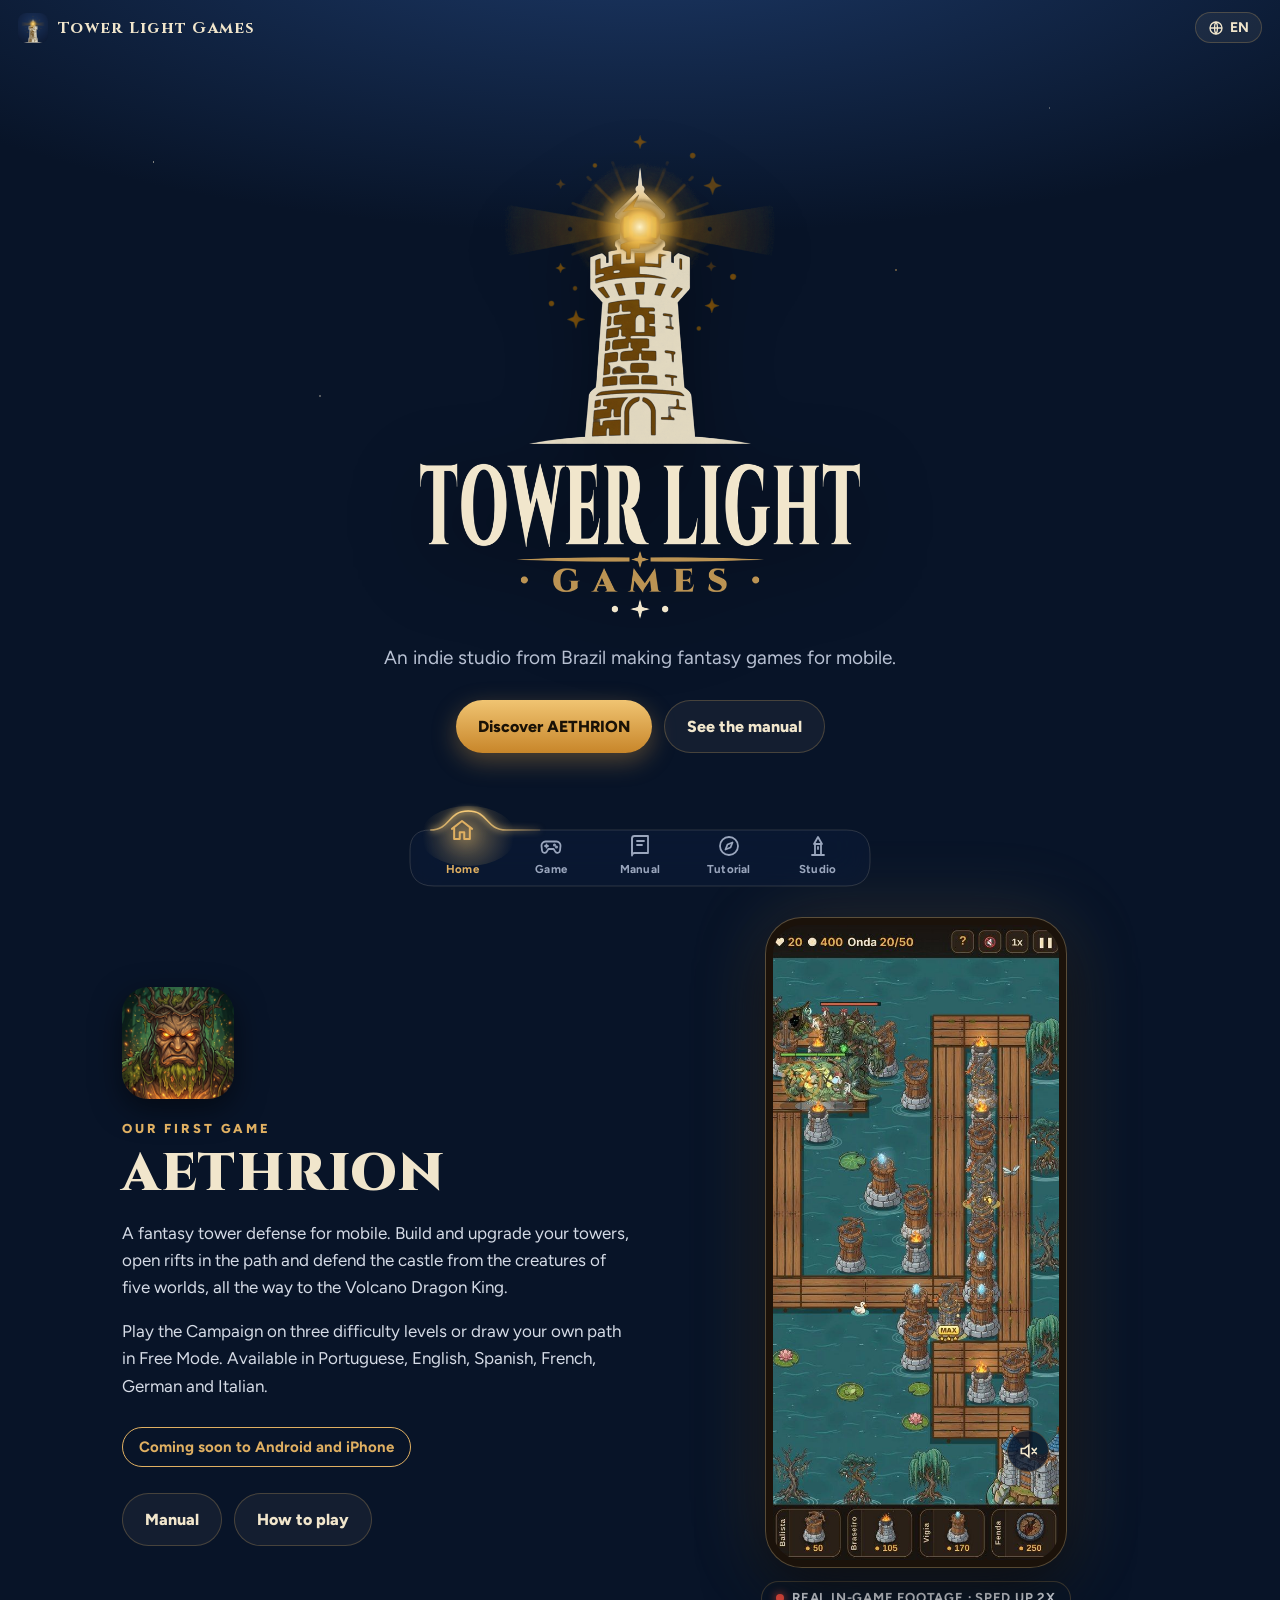
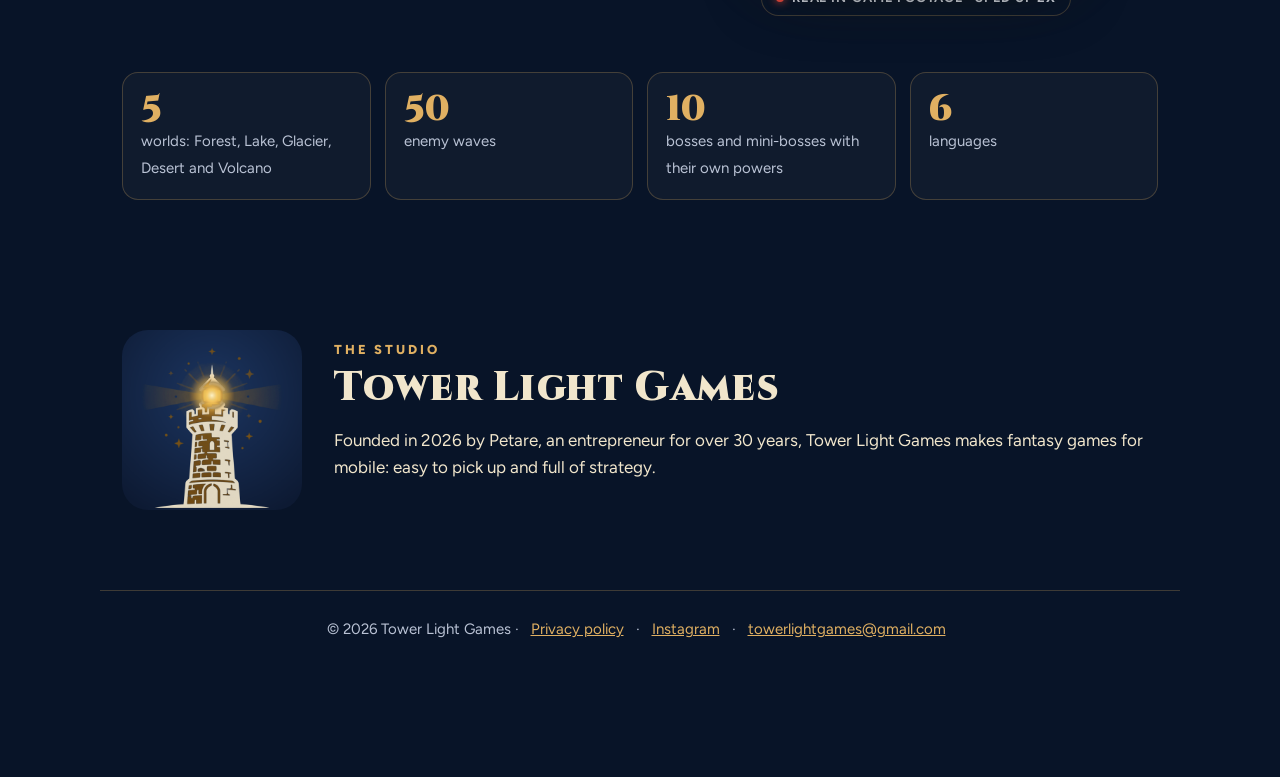
<file: index.html>
<!DOCTYPE html>
<html lang="pt-BR">
<head>
<meta charset="utf-8">
<meta name="viewport" content="width=device-width, initial-scale=1, viewport-fit=cover">
<title>Tower Light Games · AETHRION</title>
<meta name="description" content="Tower Light Games é um estúdio indie brasileiro de jogos de fantasia para celular. Conheça AETHRION, nosso tower defense.">
<meta name="theme-color" content="#081428">
<link rel="icon" href="img/favicon.png">
<link rel="apple-touch-icon" href="img/apple-touch-icon.png">
<meta property="og:title" content="Tower Light Games · AETHRION">
<meta property="og:description" content="Tower Light Games é um estúdio indie brasileiro de jogos de fantasia para celular. Conheça AETHRION, nosso tower defense.">
<meta property="og:image" content="https://towerlightgames.com/img/aethrion_icone.jpg">
<link rel="stylesheet" href="assets/site.css">
</head>
<body data-pagina="inicio">
<main>
<section id="inicio" class="hero">
  <div>
    <img class="logo" src="img/logo.png" alt="Tower Light Games" width="817" height="900">
    <p class="lead" data-i="hero.tag">Um estúdio indie brasileiro de jogos de fantasia para celular.</p>
    <div class="btns"><a class="btn ouro" href="#jogo" data-i="hero.cta1">Conheça o AETHRION</a><a class="btn vidro" href="manual.html" data-i="hero.cta2">Ver o manual</a></div>
  </div>
</section>
<section id="jogo">
  <div class="jogo">
    <div>
      <img class="icone" src="img/aethrion_icone.jpg" alt="AETHRION" width="112" height="112">
      <div class="eb" data-i="jogo.eb">Nosso primeiro jogo</div>
      <h2>AETHRION</h2>
      <p data-i="jogo.p1">Um tower defense de fantasia para celular. Construa e melhore suas torres, abra fendas no caminho e defenda o castelo das criaturas de cinco mundos, até enfrentar o Dragão Rei do Vulcão.</p>
      <p data-i="jogo.p2">Jogue a Campanha em três dificuldades ou desenhe a sua própria trilha no Modo Livre. Disponível em português, inglês, espanhol, francês, alemão e italiano.</p>
      <span class="breve" data-i="jogo.breve">Em breve para Android e iPhone</span>
      <div class="btns"><a class="btn vidro" href="manual.html" data-i="nav.manual">Manual</a><a class="btn vidro" href="tutorial.html" data-i="tut.t">Como jogar</a></div>
    </div>
    <div class="previa">
      <div class="tel"><video id="previa" src="video/aethrion_previa.mp4" poster="video/aethrion_previa.jpg" muted loop playsinline preload="metadata" width="540" height="1168"></video>
        <button type="button" class="somv" id="somv" aria-pressed="false"><svg viewBox="0 0 24 24" width="20" height="20" fill="none" stroke="currentColor" stroke-width="2" stroke-linecap="round"><path d="M4 9v6h4l5 4V5L8 9z"/><path class="on" d="M16.5 8.5a5 5 0 010 7M19 6a8.5 8.5 0 010 12"/><path class="off" d="M17 9l5 6M22 9l-5 6"/></svg></button></div>
      <p class="selo"><span class="ponto"></span><span data-i="previa.selo">Imagens reais do jogo · acelerado 2x</span></p>
    </div>
  </div>
  <div class="feat" style="margin-top:56px">
    <div><b>5</b><span data-i="f.mundos">mundos: Floresta, Lago, Geleira, Deserto e Vulcão</span></div>
    <div><b>50</b><span data-i="f.ondas">ondas de inimigos</span></div>
    <div><b>10</b><span data-i="f.chefes">chefões e subchefes com poderes próprios</span></div>
    <div><b>6</b><span data-i="f.idiomas">idiomas</span></div>
  </div>
</section>
<section id="estudio">
  <div class="estudio">
    <img src="img/tlg_icone.png" alt="Tower Light Games" width="180" height="180">
    <div>
      <div class="eb" data-i="est.eb">O estúdio</div>
      <h2 style="font-size:clamp(28px,4.5vw,40px)">Tower Light Games</h2>
      <p data-i="est.p">Fundada em 2026 por Petare, empreendedor há mais de 30 anos, a Tower Light Games cria jogos de fantasia para celular: fáceis de começar e cheios de estratégia.</p>
    </div>
  </div>
</section>
</main>
<footer>© 2026 Tower Light Games · <a href="privacidade.html" data-i="priv">Política de privacidade</a> · <a href="https://www.instagram.com/towerlightgames" rel="noopener">Instagram</a> · <a href="mailto:towerlightgames@gmail.com">towerlightgames@gmail.com</a></footer>
<script src="assets/i18n.js"></script>
<script src="assets/site.js"></script>
</body>
</html>
</file>
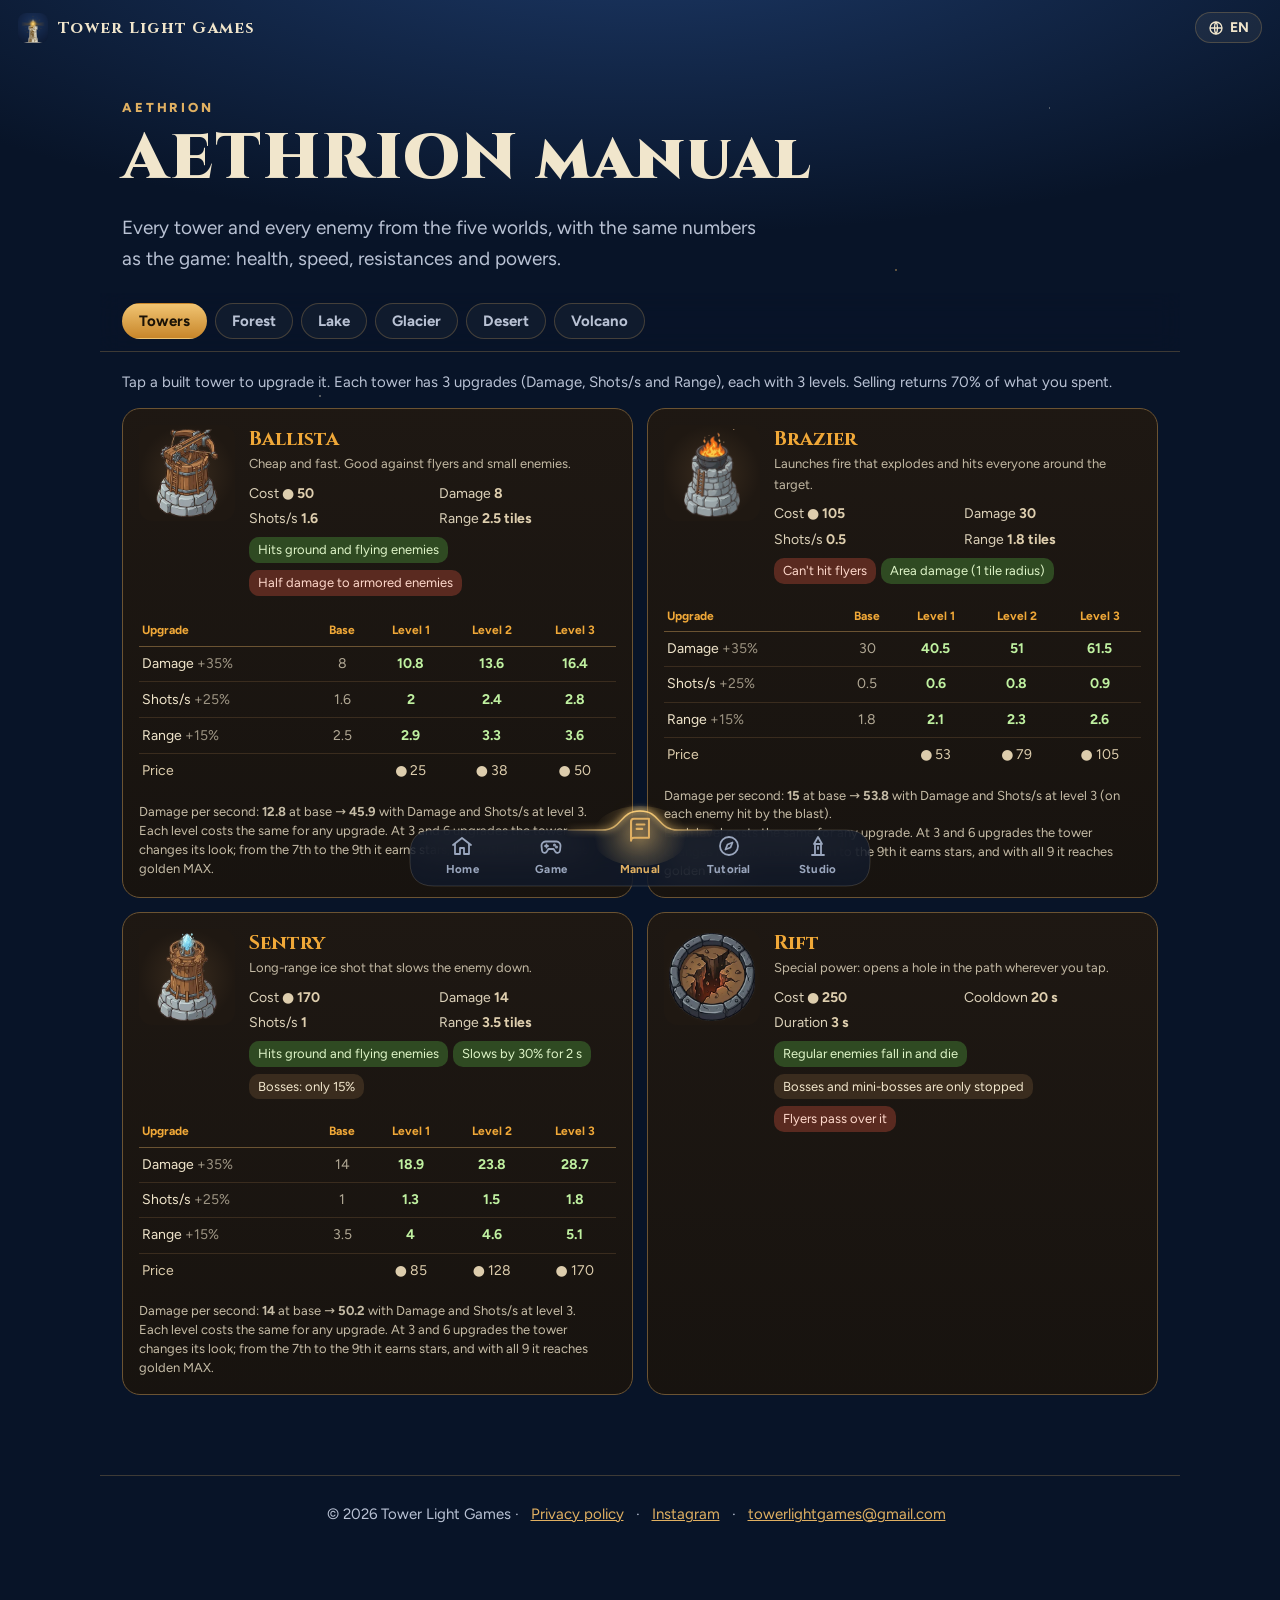
<file: manual.html>
<!DOCTYPE html>
<html lang="pt-BR">
<head>
<meta charset="utf-8">
<meta name="viewport" content="width=device-width, initial-scale=1, viewport-fit=cover">
<title>Manual do AETHRION · Tower Light Games</title>
<meta name="description" content="Tower Light Games é um estúdio indie brasileiro de jogos de fantasia para celular. Conheça AETHRION, nosso tower defense.">
<meta name="theme-color" content="#081428">
<link rel="icon" href="img/favicon.png">
<link rel="apple-touch-icon" href="img/apple-touch-icon.png">
<meta property="og:title" content="Manual do AETHRION · Tower Light Games">
<meta property="og:description" content="Tower Light Games é um estúdio indie brasileiro de jogos de fantasia para celular. Conheça AETHRION, nosso tower defense.">
<meta property="og:image" content="https://towerlightgames.com/img/aethrion_icone.jpg">
<link rel="stylesheet" href="assets/site.css">
</head>
<body data-pagina="manual" data-titulo="man.t">
<main>
<section class="pagina">
  <div class="eb">AETHRION</div>
  <h1 data-i="man.t">Manual do AETHRION</h1>
  <p class="lead" data-i="man.p">Todas as torres e todos os inimigos dos cinco mundos, com os mesmos números do jogo: vida, velocidade, resistências e poderes.</p>
  <div class="controles"><div class="abas" id="abas" role="tablist"></div><div class="dif" id="dif"></div></div>
  <p class="nota" id="nota"></p>
  <div class="cards" id="lista"></div>
</section>
</main>
<footer>© 2026 Tower Light Games · <a href="privacidade.html" data-i="priv">Política de privacidade</a> · <a href="https://www.instagram.com/towerlightgames" rel="noopener">Instagram</a> · <a href="mailto:towerlightgames@gmail.com">towerlightgames@gmail.com</a></footer>
<script src="assets/i18n.js"></script>
<script src="assets/site.js"></script>
</body>
</html>
</file>
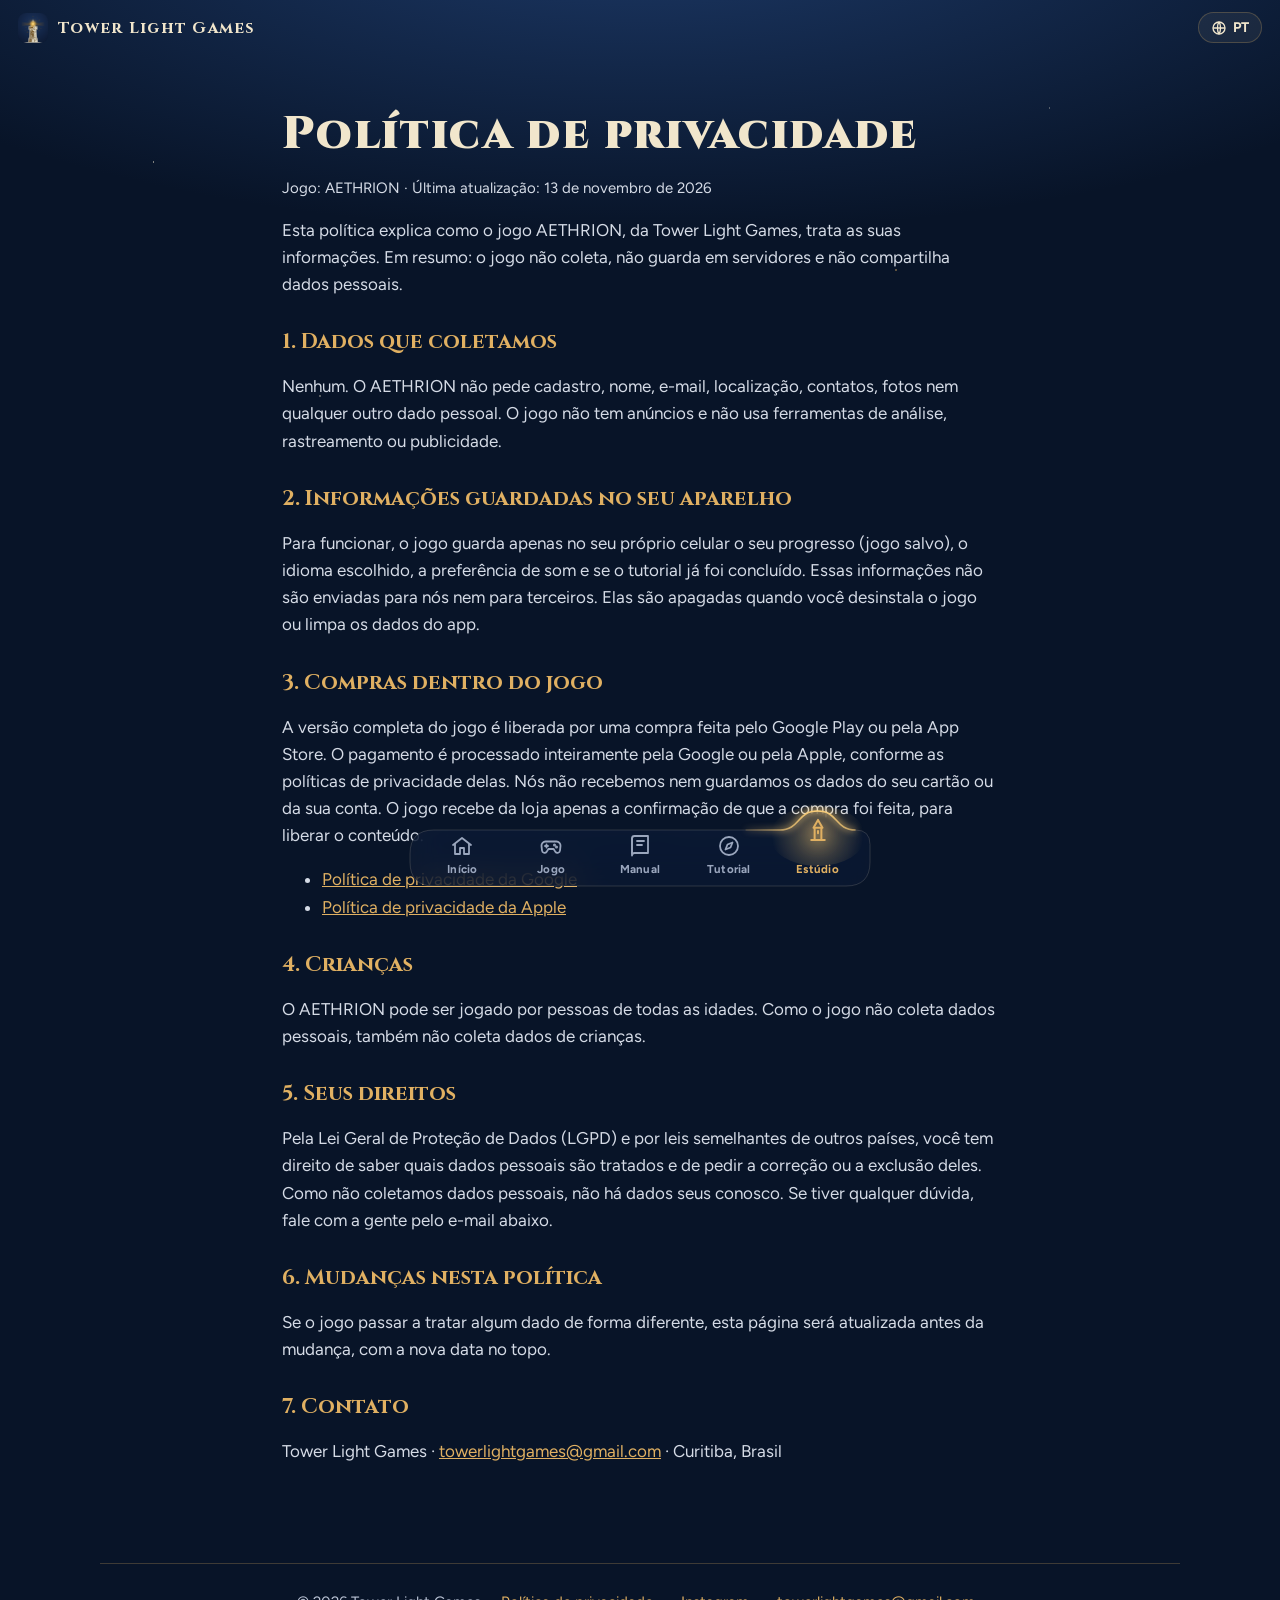
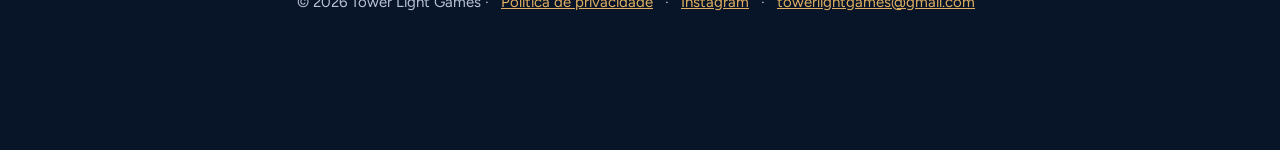
<file: privacidade.html>
<!DOCTYPE html>
<html lang="pt-BR">
<head>
<meta charset="utf-8">
<meta name="viewport" content="width=device-width, initial-scale=1, viewport-fit=cover">
<title>Política de privacidade · Tower Light Games</title>
<meta name="description" content="Tower Light Games é um estúdio indie brasileiro de jogos de fantasia para celular. Conheça AETHRION, nosso tower defense.">
<meta name="theme-color" content="#081428">
<link rel="icon" href="img/favicon.png">
<link rel="apple-touch-icon" href="img/apple-touch-icon.png">
<meta property="og:title" content="Política de privacidade · Tower Light Games">
<meta property="og:description" content="Tower Light Games é um estúdio indie brasileiro de jogos de fantasia para celular. Conheça AETHRION, nosso tower defense.">
<meta property="og:image" content="https://towerlightgames.com/img/aethrion_icone.jpg">
<link rel="stylesheet" href="assets/site.css">
</head>
<body data-pagina="privacidade" data-titulo="priv" data-padrao="pt">
<main>
<section class="pagina texto">
  <h1 data-i="titulo" style="font-size:clamp(30px,5vw,46px)">Política de privacidade</h1>
  <p class="data" data-i="data">Jogo: AETHRION · Última atualização: 13 de novembro de 2026</p>
  <p data-i="intro">Esta política explica como o jogo AETHRION, da Tower Light Games, trata as suas informações. Em resumo: o jogo não coleta, não guarda em servidores e não compartilha dados pessoais.</p>
  <h3 data-i="s1t">1. Dados que coletamos</h3><p data-i="s1">Nenhum. O AETHRION não pede cadastro, nome, e-mail, localização, contatos, fotos nem qualquer outro dado pessoal. O jogo não tem anúncios e não usa ferramentas de análise, rastreamento ou publicidade.</p>
  <h3 data-i="s2t">2. Informações guardadas no seu aparelho</h3><p data-i="s2">Para funcionar, o jogo guarda apenas no seu próprio celular o seu progresso (jogo salvo), o idioma escolhido, a preferência de som e se o tutorial já foi concluído. Essas informações não são enviadas para nós nem para terceiros. Elas são apagadas quando você desinstala o jogo ou limpa os dados do app.</p>
  <h3 data-i="s3t">3. Compras dentro do jogo</h3><p data-i="s3">A versão completa do jogo é liberada por uma compra feita pelo Google Play ou pela App Store. O pagamento é processado inteiramente pela Google ou pela Apple, conforme as políticas de privacidade delas. Nós não recebemos nem guardamos os dados do seu cartão ou da sua conta. O jogo recebe da loja apenas a confirmação de que a compra foi feita, para liberar o conteúdo.</p>
  <ul><li><a href="https://policies.google.com/privacy" rel="noopener" data-i="gpriv">Política de privacidade da Google</a></li><li><a href="https://www.apple.com/legal/privacy/" rel="noopener" data-i="apriv">Política de privacidade da Apple</a></li></ul>
  <h3 data-i="s4t">4. Crianças</h3><p data-i="s4">O AETHRION pode ser jogado por pessoas de todas as idades. Como o jogo não coleta dados pessoais, também não coleta dados de crianças.</p>
  <h3 data-i="s5t">5. Seus direitos</h3><p data-i="s5">Pela Lei Geral de Proteção de Dados (LGPD) e por leis semelhantes de outros países, você tem direito de saber quais dados pessoais são tratados e de pedir a correção ou a exclusão deles. Como não coletamos dados pessoais, não há dados seus conosco. Se tiver qualquer dúvida, fale com a gente pelo e-mail abaixo.</p>
  <h3 data-i="s6t">6. Mudanças nesta política</h3><p data-i="s6">Se o jogo passar a tratar algum dado de forma diferente, esta página será atualizada antes da mudança, com a nova data no topo.</p>
  <h3 data-i="s7t">7. Contato</h3><p>Tower Light Games · <a href="mailto:towerlightgames@gmail.com">towerlightgames@gmail.com</a> · <span data-i="cidade">Curitiba, Brasil</span></p>
</section>
</main>
<footer>© 2026 Tower Light Games · <a href="privacidade.html" data-i="priv">Política de privacidade</a> · <a href="https://www.instagram.com/towerlightgames" rel="noopener">Instagram</a> · <a href="mailto:towerlightgames@gmail.com">towerlightgames@gmail.com</a></footer>
<script src="assets/i18n.js"></script>
<script src="assets/site.js"></script>
</body>
</html>
</file>
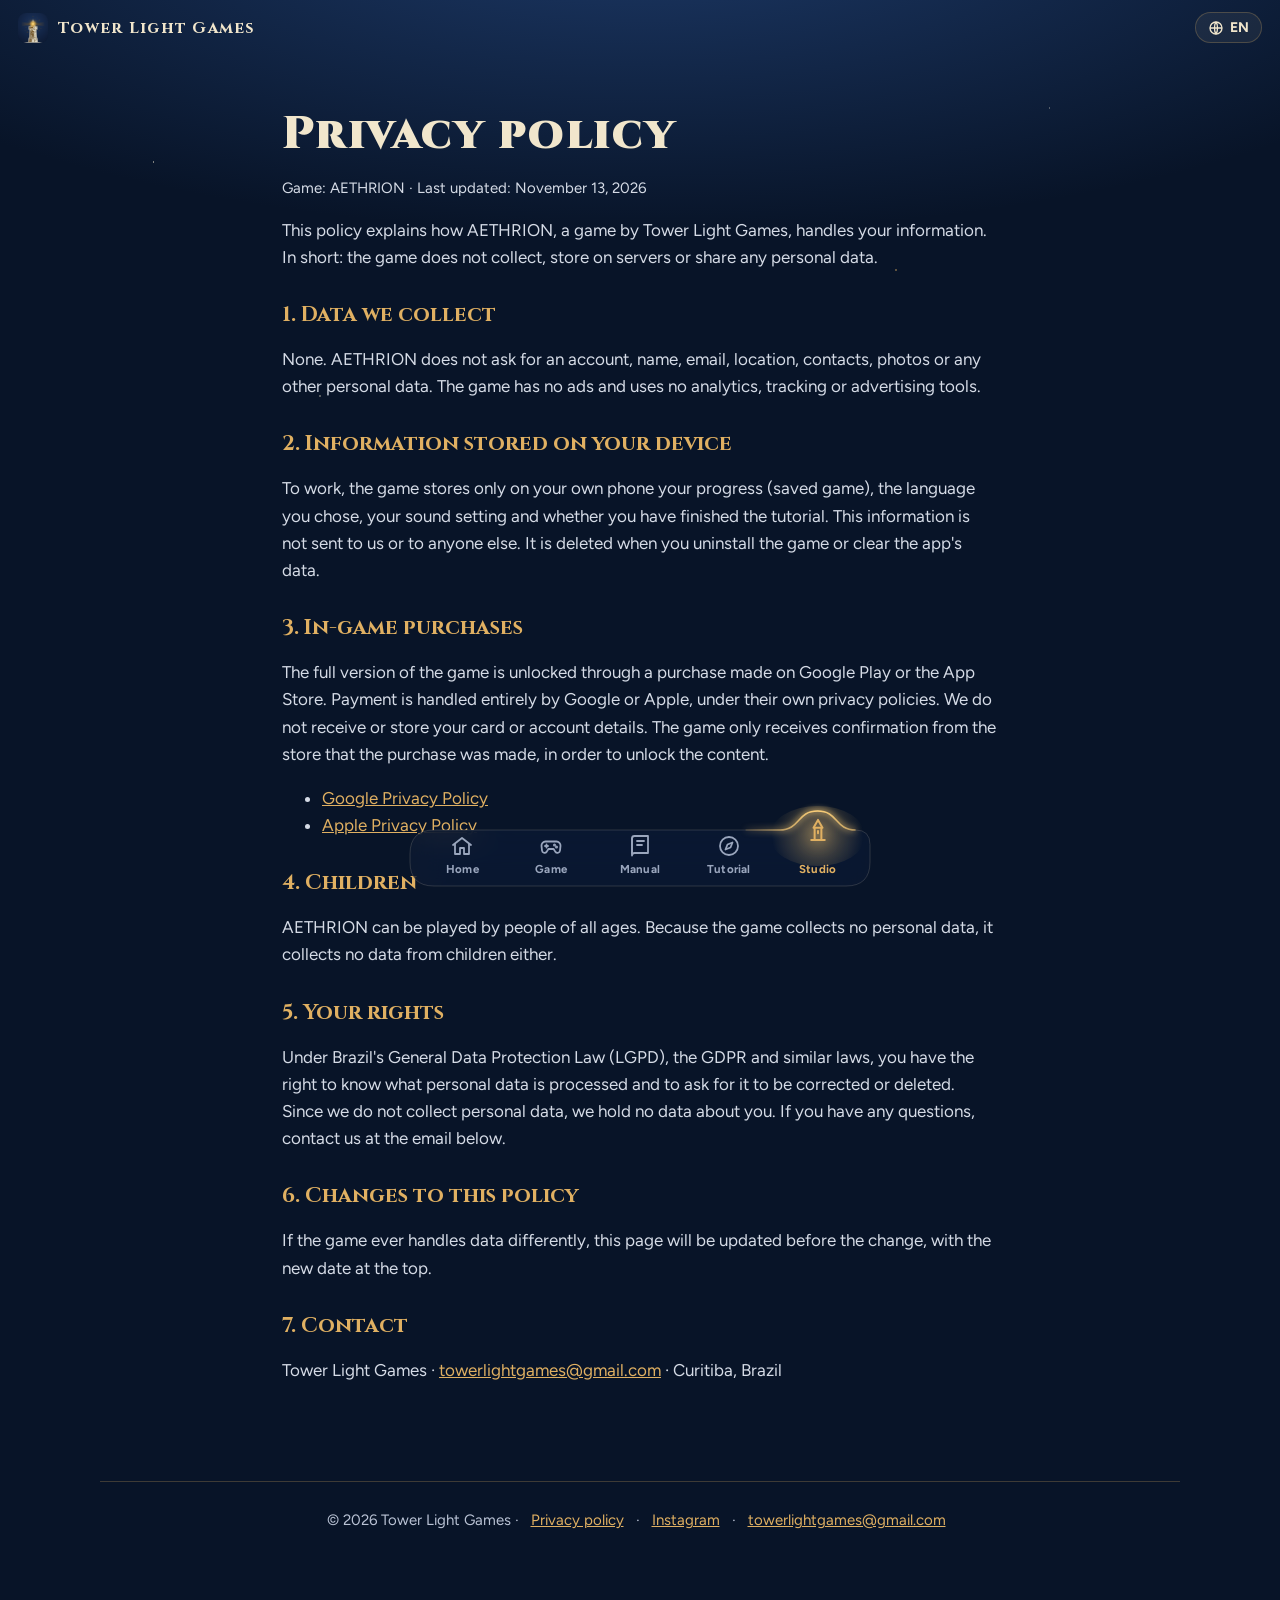
<file: privacy.html>
<!DOCTYPE html>
<html lang="pt-BR">
<head>
<meta charset="utf-8">
<meta name="viewport" content="width=device-width, initial-scale=1, viewport-fit=cover">
<title>Privacy policy · Tower Light Games</title>
<meta name="description" content="Tower Light Games é um estúdio indie brasileiro de jogos de fantasia para celular. Conheça AETHRION, nosso tower defense.">
<meta name="theme-color" content="#081428">
<link rel="icon" href="img/favicon.png">
<link rel="apple-touch-icon" href="img/apple-touch-icon.png">
<meta property="og:title" content="Privacy policy · Tower Light Games">
<meta property="og:description" content="Tower Light Games é um estúdio indie brasileiro de jogos de fantasia para celular. Conheça AETHRION, nosso tower defense.">
<meta property="og:image" content="https://towerlightgames.com/img/aethrion_icone.jpg">
<link rel="stylesheet" href="assets/site.css">
</head>
<body data-pagina="privacidade" data-titulo="priv" data-padrao="en">
<main>
<section class="pagina texto">
  <h1 data-i="titulo" style="font-size:clamp(30px,5vw,46px)">Política de privacidade</h1>
  <p class="data" data-i="data">Jogo: AETHRION · Última atualização: 13 de novembro de 2026</p>
  <p data-i="intro">Esta política explica como o jogo AETHRION, da Tower Light Games, trata as suas informações. Em resumo: o jogo não coleta, não guarda em servidores e não compartilha dados pessoais.</p>
  <h3 data-i="s1t">1. Dados que coletamos</h3><p data-i="s1">Nenhum. O AETHRION não pede cadastro, nome, e-mail, localização, contatos, fotos nem qualquer outro dado pessoal. O jogo não tem anúncios e não usa ferramentas de análise, rastreamento ou publicidade.</p>
  <h3 data-i="s2t">2. Informações guardadas no seu aparelho</h3><p data-i="s2">Para funcionar, o jogo guarda apenas no seu próprio celular o seu progresso (jogo salvo), o idioma escolhido, a preferência de som e se o tutorial já foi concluído. Essas informações não são enviadas para nós nem para terceiros. Elas são apagadas quando você desinstala o jogo ou limpa os dados do app.</p>
  <h3 data-i="s3t">3. Compras dentro do jogo</h3><p data-i="s3">A versão completa do jogo é liberada por uma compra feita pelo Google Play ou pela App Store. O pagamento é processado inteiramente pela Google ou pela Apple, conforme as políticas de privacidade delas. Nós não recebemos nem guardamos os dados do seu cartão ou da sua conta. O jogo recebe da loja apenas a confirmação de que a compra foi feita, para liberar o conteúdo.</p>
  <ul><li><a href="https://policies.google.com/privacy" rel="noopener" data-i="gpriv">Política de privacidade da Google</a></li><li><a href="https://www.apple.com/legal/privacy/" rel="noopener" data-i="apriv">Política de privacidade da Apple</a></li></ul>
  <h3 data-i="s4t">4. Crianças</h3><p data-i="s4">O AETHRION pode ser jogado por pessoas de todas as idades. Como o jogo não coleta dados pessoais, também não coleta dados de crianças.</p>
  <h3 data-i="s5t">5. Seus direitos</h3><p data-i="s5">Pela Lei Geral de Proteção de Dados (LGPD) e por leis semelhantes de outros países, você tem direito de saber quais dados pessoais são tratados e de pedir a correção ou a exclusão deles. Como não coletamos dados pessoais, não há dados seus conosco. Se tiver qualquer dúvida, fale com a gente pelo e-mail abaixo.</p>
  <h3 data-i="s6t">6. Mudanças nesta política</h3><p data-i="s6">Se o jogo passar a tratar algum dado de forma diferente, esta página será atualizada antes da mudança, com a nova data no topo.</p>
  <h3 data-i="s7t">7. Contato</h3><p>Tower Light Games · <a href="mailto:towerlightgames@gmail.com">towerlightgames@gmail.com</a> · <span data-i="cidade">Curitiba, Brasil</span></p>
</section>
</main>
<footer>© 2026 Tower Light Games · <a href="privacidade.html" data-i="priv">Política de privacidade</a> · <a href="https://www.instagram.com/towerlightgames" rel="noopener">Instagram</a> · <a href="mailto:towerlightgames@gmail.com">towerlightgames@gmail.com</a></footer>
<script src="assets/i18n.js"></script>
<script src="assets/site.js"></script>
</body>
</html>
</file>
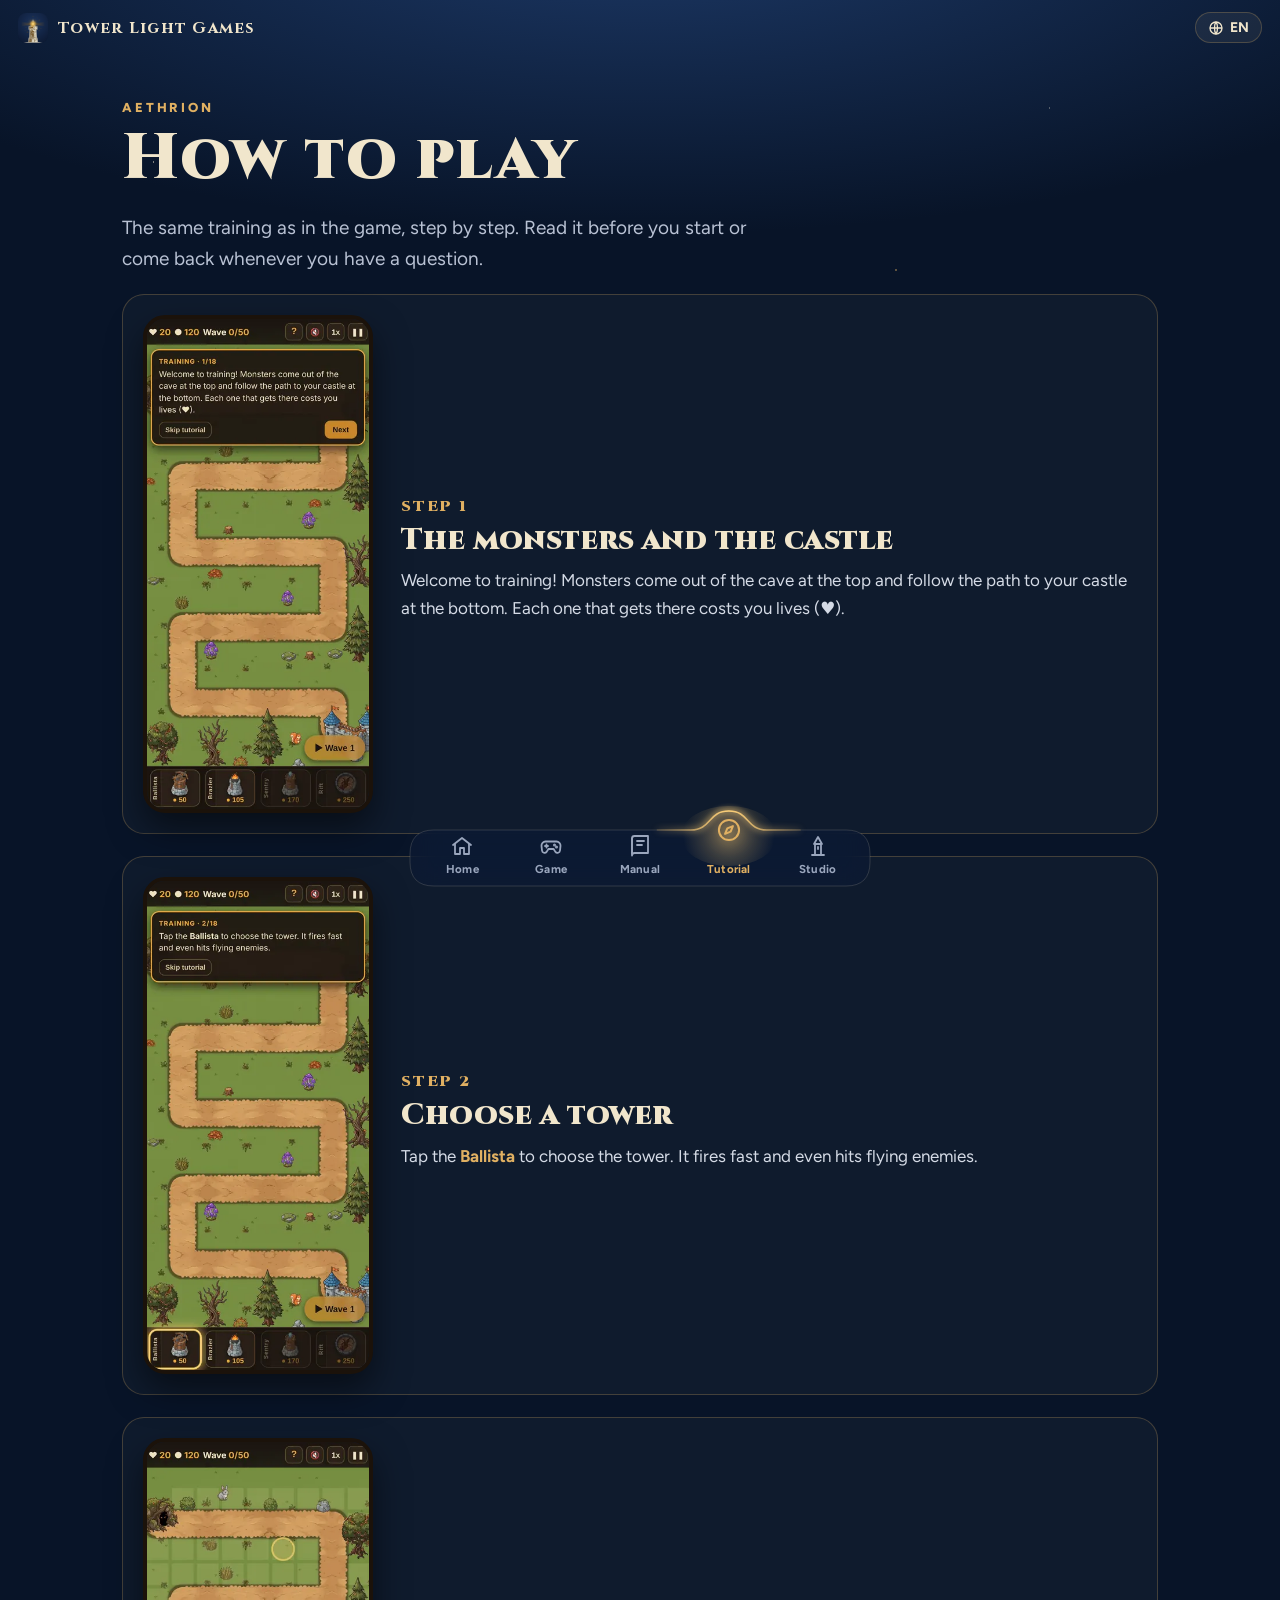
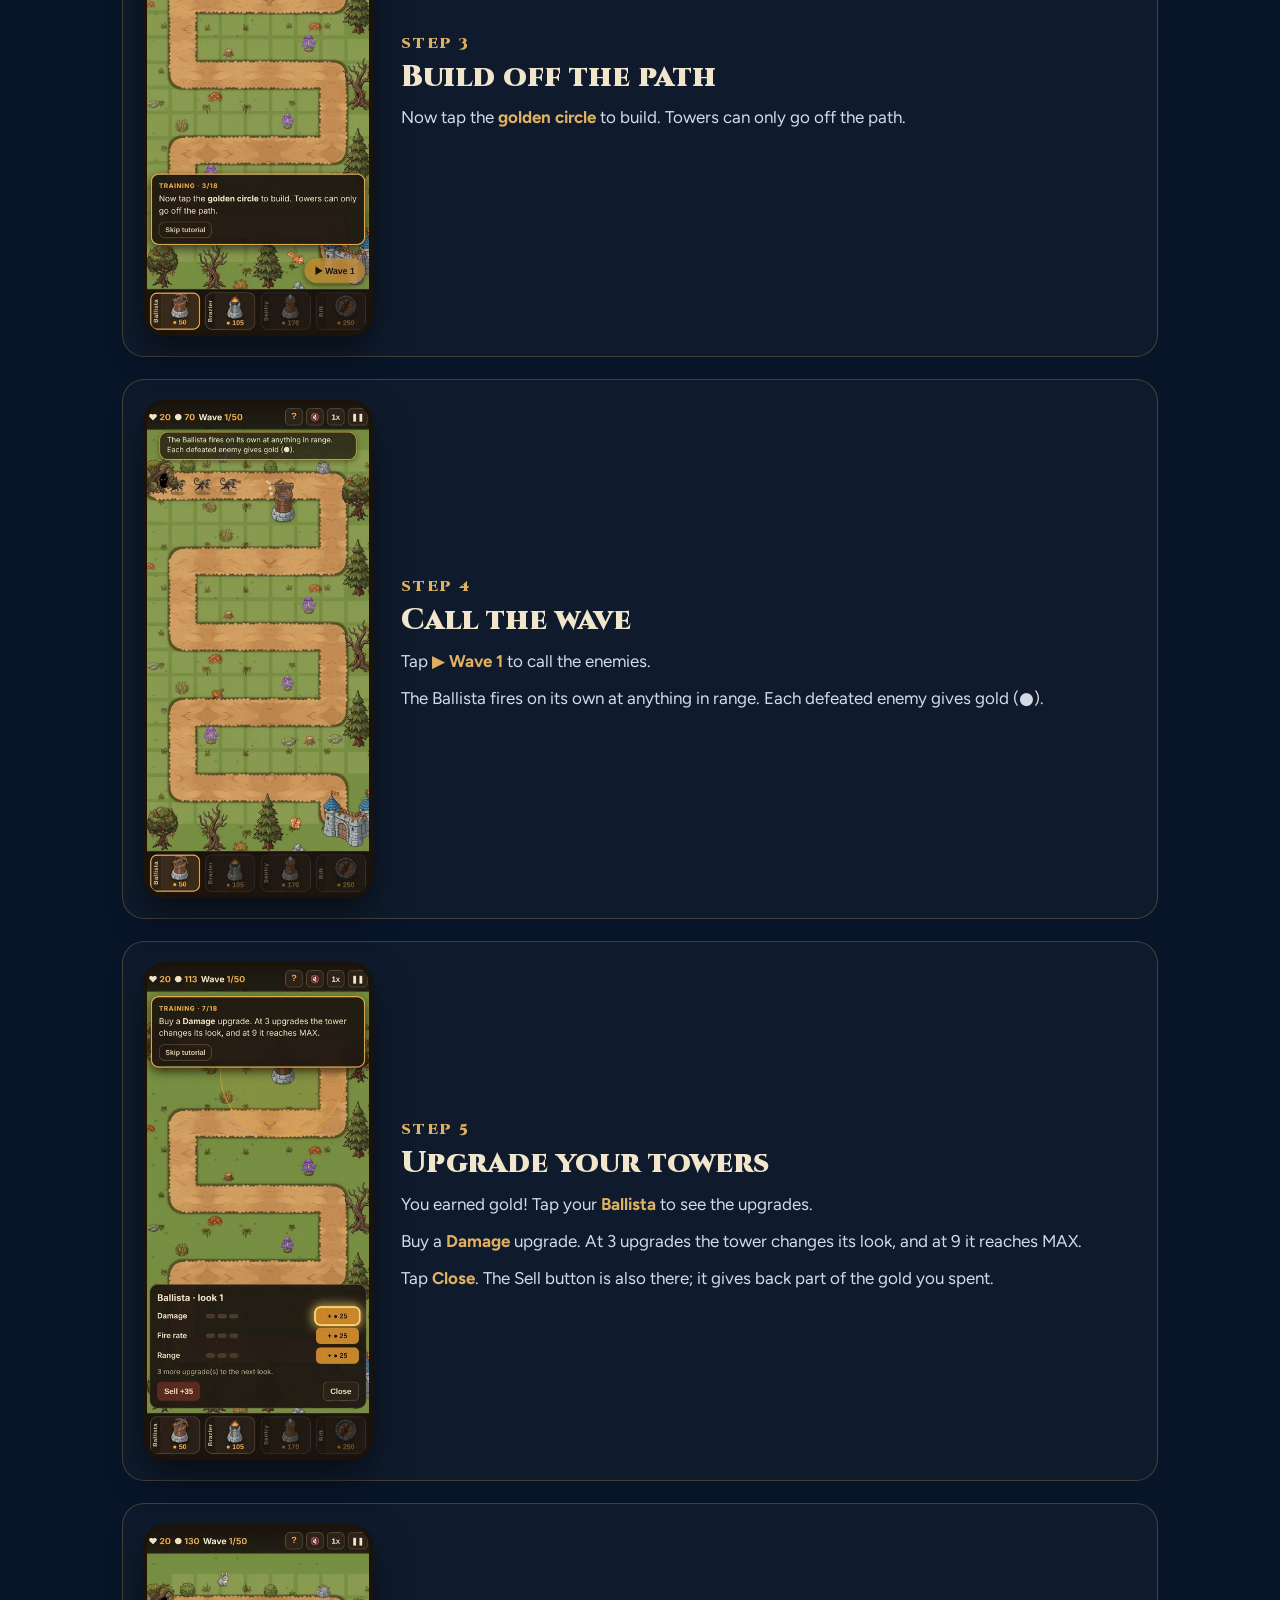
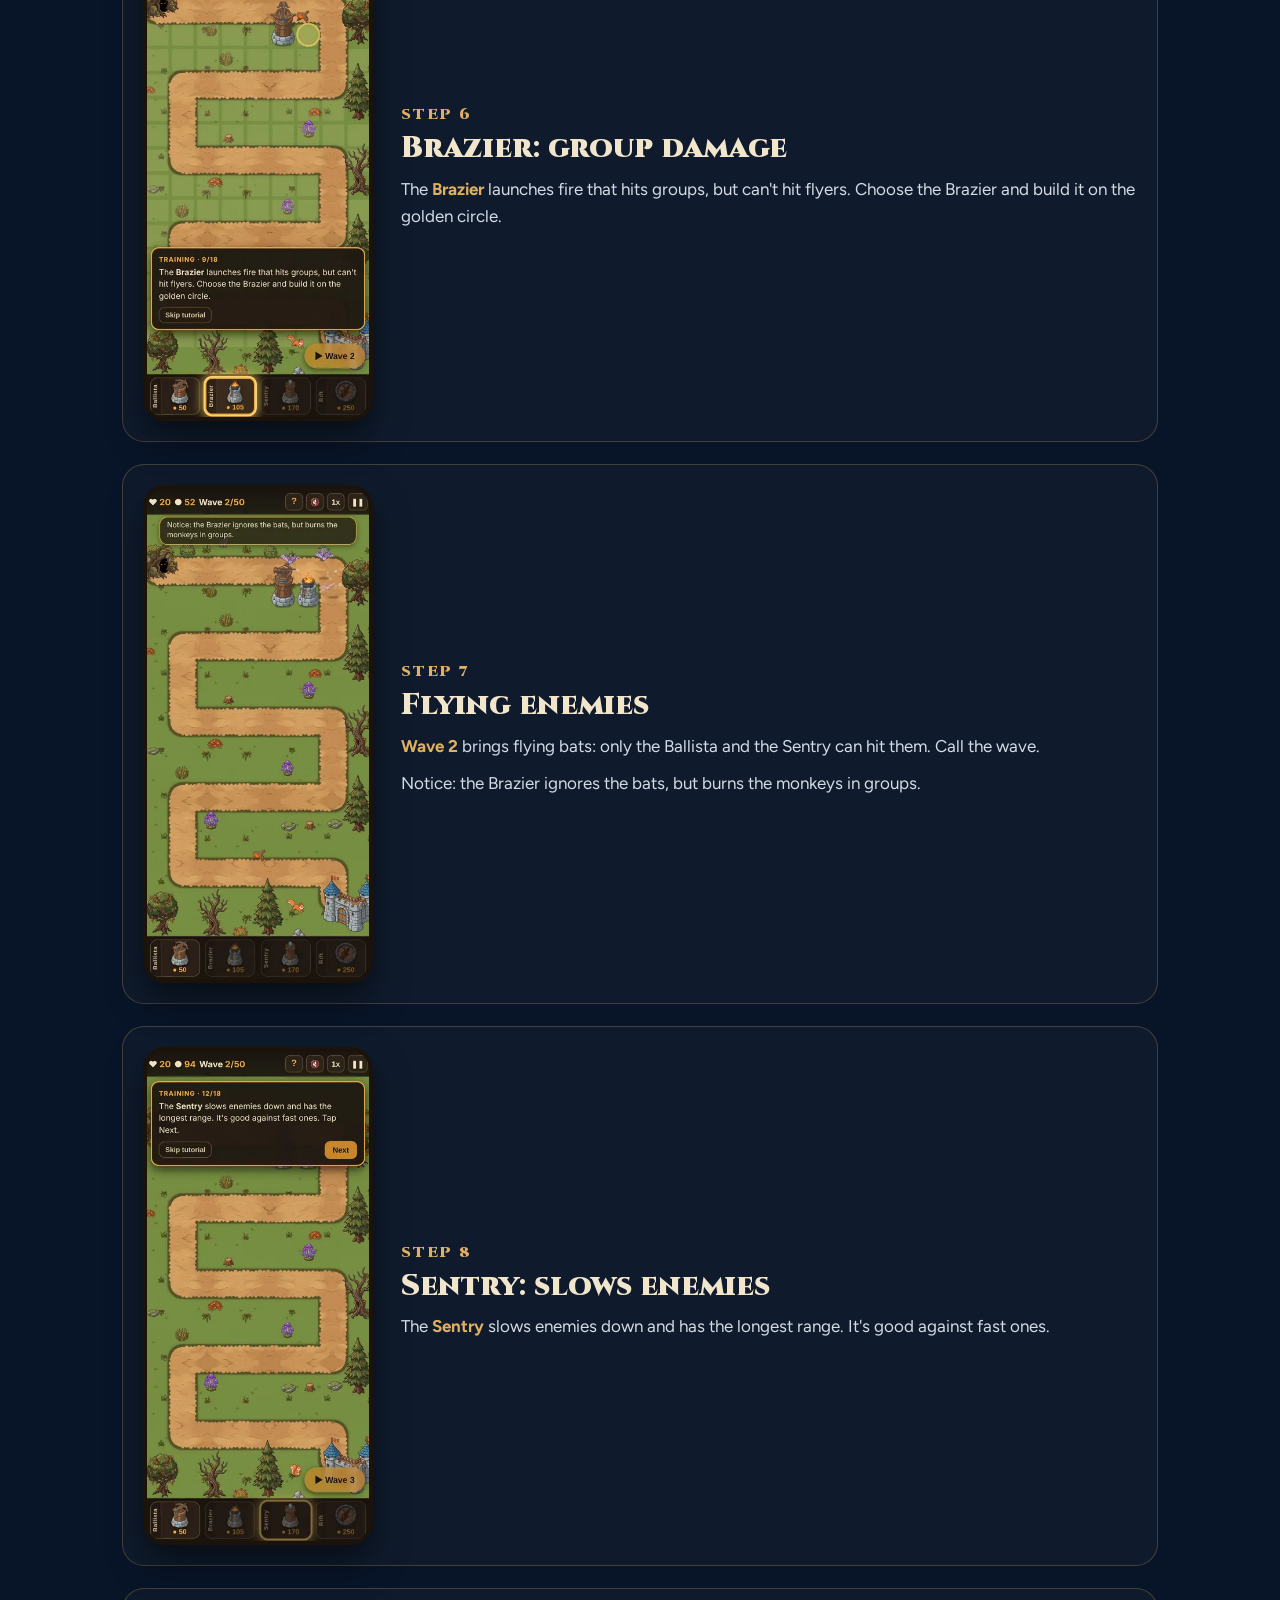
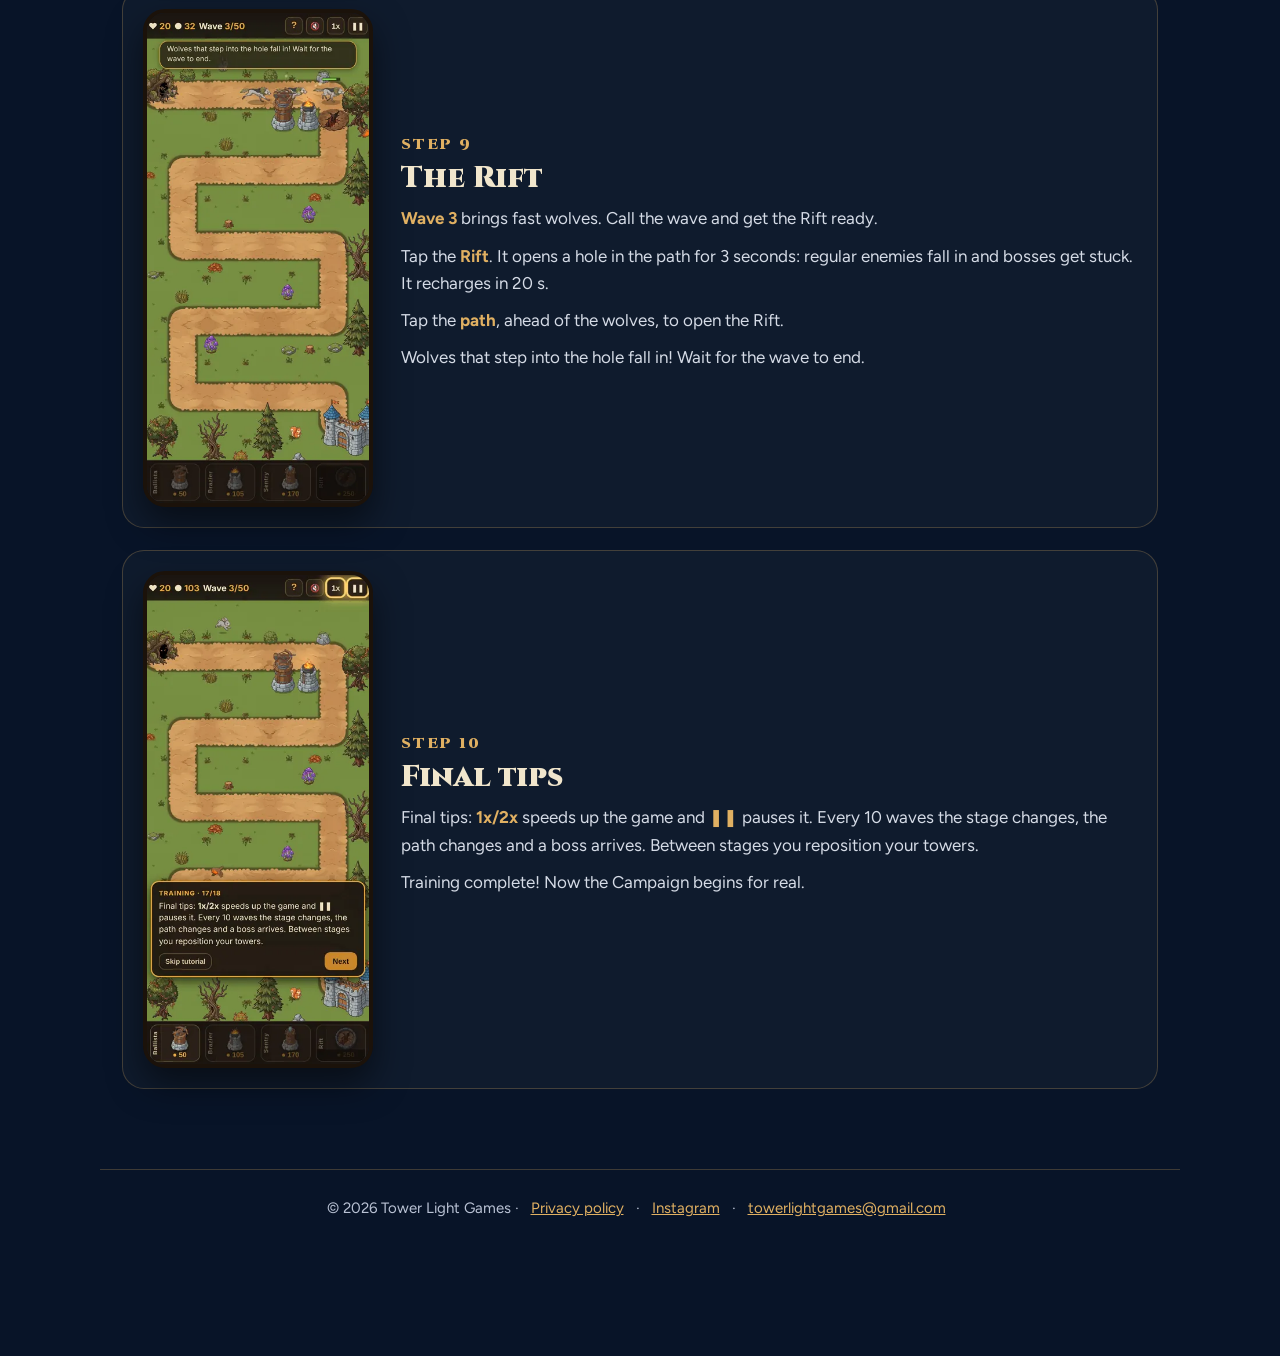
<file: tutorial.html>
<!DOCTYPE html>
<html lang="pt-BR">
<head>
<meta charset="utf-8">
<meta name="viewport" content="width=device-width, initial-scale=1, viewport-fit=cover">
<title>Como jogar · AETHRION · Tower Light Games</title>
<meta name="description" content="Tower Light Games é um estúdio indie brasileiro de jogos de fantasia para celular. Conheça AETHRION, nosso tower defense.">
<meta name="theme-color" content="#081428">
<link rel="icon" href="img/favicon.png">
<link rel="apple-touch-icon" href="img/apple-touch-icon.png">
<meta property="og:title" content="Como jogar · AETHRION · Tower Light Games">
<meta property="og:description" content="Tower Light Games é um estúdio indie brasileiro de jogos de fantasia para celular. Conheça AETHRION, nosso tower defense.">
<meta property="og:image" content="https://towerlightgames.com/img/aethrion_icone.jpg">
<link rel="stylesheet" href="assets/site.css">
</head>
<body data-pagina="tutorial" data-titulo="tut.t">
<main>
<section class="pagina">
  <div class="eb">AETHRION</div>
  <h1 data-i="tut.t">Como jogar</h1>
  <p class="lead" data-i="tut.p">O mesmo treinamento do jogo, passo a passo. Leia antes de começar ou volte aqui quando tiver dúvida.</p>
  <div class="passos" id="passos"></div>
</section>
</main>
<footer>© 2026 Tower Light Games · <a href="privacidade.html" data-i="priv">Política de privacidade</a> · <a href="https://www.instagram.com/towerlightgames" rel="noopener">Instagram</a> · <a href="mailto:towerlightgames@gmail.com">towerlightgames@gmail.com</a></footer>
<script src="assets/i18n.js"></script>
<script src="assets/site.js"></script>
</body>
</html>
</file>
<file: assets/site.css>
/* Tower Light Games: céu noturno azul-marinho com a luz dourada da torre */
@font-face{font-family:Cinzel;font-weight:700;font-display:swap;src:url(../fonts/cinzel-latin-700-normal.ttf)}
@font-face{font-family:Cinzel;font-weight:900;font-display:swap;src:url(../fonts/cinzel-latin-900-normal.ttf)}
@font-face{font-family:Figtree;font-weight:400;font-display:swap;src:url(../fonts/figtree-latin-400-normal.woff2)}
@font-face{font-family:Figtree;font-weight:600;font-display:swap;src:url(../fonts/figtree-latin-600-normal.woff2)}
@font-face{font-family:Figtree;font-weight:700;font-display:swap;src:url(../fonts/figtree-latin-700-normal.woff2)}
@font-face{font-family:Figtree;font-weight:800;font-display:swap;src:url(../fonts/figtree-latin-800-normal.woff2)}
:root{--navy:#0f2140;--deep:#081428;--gold:#e0b062;--gold2:#c8862a;--cream:#f1e6cc;--soft:#b9c2d4;--line:rgba(224,176,98,.25);--glass:rgba(14,26,50,.62)}
*{box-sizing:border-box}
html{scroll-behavior:smooth;scroll-padding-top:70px}
body{margin:0;background:var(--deep);color:var(--cream);font:17px/1.6 Figtree,system-ui,sans-serif;padding-bottom:110px;
  background-image:radial-gradient(120% 60% at 50% -10%,#1d3a69 0%,transparent 60%),radial-gradient(1.5px 1.5px at 12% 18%,#f1e6cc88 50%,transparent 51%),radial-gradient(1.5px 1.5px at 82% 12%,#f1e6cc66 50%,transparent 51%),radial-gradient(2px 2px at 70% 30%,#e0b06266 50%,transparent 51%),radial-gradient(1.5px 1.5px at 25% 44%,#f1e6cc55 50%,transparent 51%);background-attachment:fixed}
a{color:var(--gold)}
img{max-width:100%;height:auto}
button{font-family:inherit}
:focus-visible{outline:2px solid var(--gold);outline-offset:3px}

/* topo: marca e idioma */
.topo{position:fixed;top:0;left:0;right:0;z-index:30;display:flex;align-items:center;justify-content:space-between;padding:12px 18px;transition:background .3s,border-color .3s;border-bottom:1px solid transparent}
.topo.solid{background:rgba(8,20,40,.78);-webkit-backdrop-filter:blur(12px);backdrop-filter:blur(12px);border-color:var(--line)}
.topo a.marca{display:flex;align-items:center;gap:10px;color:var(--cream);text-decoration:none;font:700 16px Cinzel,serif;letter-spacing:.08em}
.topo a.marca img{width:30px;height:30px;border-radius:8px}
.idioma{position:relative}
.idioma>button{display:flex;align-items:center;gap:6px;background:rgba(241,230,204,.06);border:1px solid var(--line);color:var(--cream);border-radius:20px;padding:6px 12px;font-weight:700;font-size:14px;cursor:pointer}
.idioma ul{position:absolute;right:0;top:calc(100% + 8px);margin:0;padding:6px;list-style:none;background:rgba(10,22,44,.96);border:1px solid var(--line);border-radius:14px;min-width:170px;box-shadow:0 14px 40px rgba(0,0,0,.5);display:none}
.idioma.open ul{display:block}
.idioma li button{width:100%;text-align:left;background:none;border:0;color:var(--soft);padding:9px 12px;border-radius:9px;font-size:15px;font-weight:600;cursor:pointer}
.idioma li button:hover,.idioma li button[aria-current="true"]{background:rgba(224,176,98,.14);color:var(--cream)}

/* menu de vidro com recorte curvo e brilho */
.nav{position:fixed;left:50%;bottom:14px;transform:translateX(-50%);width:min(460px,calc(100% - 20px));height:76px;z-index:40;user-select:none;-webkit-user-select:none}
.nav .vidro{position:absolute;inset:0;background:var(--glass);-webkit-backdrop-filter:blur(16px) saturate(140%);backdrop-filter:blur(16px) saturate(140%)}
.nav svg{position:absolute;inset:0;width:100%;height:100%;overflow:visible;pointer-events:none}
.nav .itens{position:absolute;left:8px;right:8px;bottom:0;height:58px;display:flex}
.nav a{flex:1;display:flex;flex-direction:column;align-items:center;justify-content:flex-end;gap:2px;padding-bottom:8px;color:#9aa6bd;text-decoration:none;font-size:11.5px;font-weight:700;letter-spacing:.02em;position:relative;-webkit-tap-highlight-color:transparent}
.nav a svg{position:static;width:24px;height:24px;transition:transform .35s cubic-bezier(.3,1.4,.5,1),color .3s,filter .3s}
.nav a span{transition:color .3s}
.nav a.on{color:var(--cream)}
.nav a.on svg{transform:translateY(-16px) scale(1.12);color:var(--gold);filter:drop-shadow(0 0 8px rgba(255,200,110,.75))}
.nav a.on span{color:var(--gold)}

/* blocos */
main{display:block}
section{max-width:1080px;margin:0 auto;padding:90px 22px 40px}
.eb{font:800 13px Figtree;letter-spacing:.22em;text-transform:uppercase;color:var(--gold)}
h1,h2{font-family:Cinzel,serif;font-weight:900;line-height:1.08;letter-spacing:.03em;margin:10px 0 16px}
h1{font-size:clamp(34px,7vw,64px)}
h2{font-size:clamp(30px,5.5vw,52px)}
.lead{color:var(--soft);font-size:19px;max-width:640px}
.btns{display:flex;gap:12px;flex-wrap:wrap;margin-top:26px}
.btn{display:inline-flex;align-items:center;gap:8px;padding:13px 22px;border-radius:30px;font-weight:800;text-decoration:none;font-size:16px}
.btn.ouro{background:linear-gradient(180deg,#f0c472,#c8862a);color:#1a1206;box-shadow:0 8px 24px rgba(224,160,70,.35)}
.btn.vidro{border:1px solid var(--line);color:var(--cream);background:rgba(241,230,204,.05)}

.hero{min-height:92vh;display:grid;place-items:center;text-align:center;padding-top:100px}
.hero .logo{width:min(440px,78vw);filter:drop-shadow(0 20px 40px rgba(0,0,0,.45))}
.hero .lead{margin:16px auto 0}
.hero .btns{justify-content:center}

.jogo{display:grid;grid-template-columns:1.05fr 1fr;gap:44px;align-items:center}
.jogo .icone{width:112px;border-radius:26px;box-shadow:0 10px 30px rgba(0,0,0,.5);margin-bottom:14px}
.jogo p{color:#d5dbe6}
.breve{display:inline-block;margin-top:10px;border:1px solid var(--gold);color:var(--gold);border-radius:30px;padding:7px 16px;font-weight:700;font-size:15px}
.telas{display:flex;gap:10px;justify-content:center}
.telas img{width:19%;border-radius:12px;border:3px solid #1b120a;box-shadow:0 12px 26px rgba(0,0,0,.5)}
.telas img:nth-child(odd){transform:translateY(20px)}
.feat{display:grid;grid-template-columns:repeat(4,1fr);gap:14px;margin-top:10px}
.feat div{border:1px solid var(--line);border-radius:16px;padding:18px;background:rgba(241,230,204,.035)}
.feat b{display:block;font:900 36px/1 Cinzel,serif;color:var(--gold)}
.feat span{color:var(--soft);font-size:15px}
.estudio{display:grid;grid-template-columns:180px 1fr;gap:32px;align-items:center}
.estudio img{width:180px;border-radius:26px}
footer{max-width:1080px;margin:40px auto 0;border-top:1px solid var(--line);padding:26px 22px;text-align:center;color:var(--soft);font-size:15px}
footer a{margin:0 8px}

/* manual */
.pagina{padding-top:100px}
.controles{position:sticky;top:57px;z-index:20;background:rgba(8,20,40,.88);-webkit-backdrop-filter:blur(12px);backdrop-filter:blur(12px);border-bottom:1px solid var(--line);margin:0 -22px 18px;padding:10px 22px}
.abas{display:flex;gap:8px;overflow-x:auto;scrollbar-width:none;padding-bottom:2px}
.abas::-webkit-scrollbar{display:none}
.abas button{flex:none;border:1px solid var(--line);background:rgba(241,230,204,.04);color:var(--soft);border-radius:20px;padding:8px 16px;font-weight:700;font-size:15px;cursor:pointer}
.abas button[aria-selected="true"]{background:linear-gradient(180deg,#f0c472,#c8862a);color:#1a1206;border-color:transparent}
.dif{display:flex;align-items:center;gap:8px;margin-top:10px;font-size:13px;color:var(--soft);flex-wrap:wrap}
.dif button{border:1px solid var(--line);background:none;color:var(--soft);border-radius:14px;padding:4px 12px;font-weight:700;font-size:13px;cursor:pointer}
.dif button[aria-pressed="true"]{background:rgba(224,176,98,.18);color:var(--cream);border-color:var(--gold)}
.nota{color:var(--soft);font-size:15px;margin:0 0 14px}
.cards{display:grid;grid-template-columns:repeat(auto-fill,minmax(min(100%,470px),1fr));gap:14px}
/* cards iguais aos da ajuda do jogo, em tamanho de site */
.hc{display:flex;flex-wrap:wrap;gap:14px;background:linear-gradient(180deg,rgba(31,24,18,.96),rgba(24,19,14,.96));border:1px solid #6b5332;border-radius:18px;padding:16px;text-align:left;position:relative;overflow:hidden}
.hc.chefe{border-color:#c8862a;box-shadow:0 0 0 1px #c8862a55 inset,0 10px 30px rgba(200,134,42,.12)}
.hc .im{width:96px;height:96px;flex:none;display:flex;align-items:center;justify-content:center;background:radial-gradient(#3a2c1e,#1f1812 70%);border-radius:14px}
.hc .im img{max-width:88px;max-height:88px}
.hc .tx{flex:1;min-width:200px}
.hc h4{margin:0 0 2px;font:700 20px Cinzel,serif;color:#f0a838}
.hc .tp{font-size:13px;opacity:.78;margin-bottom:8px}
.hc .st{display:grid;grid-template-columns:1fr 1fr;gap:3px 12px;font-size:14px}
.hc .st b{color:#f3e2bf}.hc .st span{opacity:.9}
.hc .st small{display:block;font-size:11px;opacity:.6;font-weight:400}
.hc .ut{width:100%;border-collapse:collapse;margin-top:4px;font-size:14px;text-align:center}
.hc .ut th{font-weight:700;color:#f0a838;font-size:12px;padding:5px 3px;border-bottom:1px solid #6b5332}
.hc .ut td{padding:6px 3px;border-bottom:1px solid #3a2c1e}
.hc .ut td:first-child,.hc .ut th:first-child{text-align:left}
.hc .ut td.bs{opacity:.7}.hc .ut td.ga{color:#bff0a0;font-weight:700}
.hc .ut tr.pr td{color:#f3e2bf;opacity:.9;border-bottom:none}
.hc .uo{width:100%;font-size:13px;opacity:.8;line-height:1.45}
.hc .tg{display:inline-block;font-size:13px;line-height:1.35;padding:4px 9px;border-radius:10px;margin:7px 5px 0 0;background:#3a2c1e}
.hc .tg.bom{background:#2f4a22;color:#dff5c8}.hc .tg.ruim{background:#5a2a20;color:#ffd9cc}.hc .tg.poder{background:#3d2a55;color:#eadcff}
.hc.oculto>*:not(.revelar){filter:blur(14px);opacity:.55;pointer-events:none}
.revelar{position:absolute;inset:0;display:flex;align-items:center;justify-content:center;background:none;border:0;color:var(--cream);font-weight:800;font-size:15px;cursor:pointer;z-index:2}
.revelar span{background:rgba(8,20,40,.82);border:1px solid var(--gold);border-radius:24px;padding:10px 18px}

/* tutorial */
.passos{display:grid;gap:22px;margin-top:20px}
.passo{display:grid;grid-template-columns:230px 1fr;gap:28px;align-items:center;border:1px solid var(--line);border-radius:22px;padding:20px;background:rgba(241,230,204,.03)}
.passo .tela{width:230px;border-radius:22px;border:4px solid #1b120a;box-shadow:0 16px 34px rgba(0,0,0,.5);aspect-ratio:390/844;object-fit:cover;background:#1a1410}
.passo .num{font:900 15px Cinzel,serif;color:var(--gold);letter-spacing:.12em;text-transform:uppercase}
.passo h3{font:900 clamp(22px,3.4vw,30px)/1.15 Cinzel,serif;margin:6px 0 10px}
.passo p{color:#d5dbe6;margin:0 0 10px}
.passo p b{color:var(--gold)}

/* privacidade */
.texto{max-width:760px}
.texto h3{font:700 21px Cinzel,serif;margin:30px 0 8px;color:var(--gold)}
.texto p,.texto li{color:#d5dbe6}
.data{color:#9aa6bd;font-size:15px}

@media (max-width:760px){
  section{padding-top:70px}
  .jogo,.estudio{grid-template-columns:1fr}
  .feat{grid-template-columns:1fr 1fr}
  .estudio img{width:130px}
  .passo{grid-template-columns:1fr;justify-items:center;text-align:left}
  .passo .tela{width:min(260px,72vw)}
  .controles{top:55px}
  .hc .im{width:76px;height:76px}.hc .im img{max-width:70px;max-height:70px}
}
@media (prefers-reduced-motion:reduce){*{transition:none!important;scroll-behavior:auto!important}}

/* prévia em vídeo do jogo, num celular */
.previa{display:flex;flex-direction:column;align-items:center;gap:14px}
.tel{position:relative;width:min(300px,72vw);aspect-ratio:540/1168;border-radius:36px;border:7px solid #1b120a;overflow:hidden;background:#1a1410;
  box-shadow:0 0 0 1px rgba(224,176,98,.35),0 24px 60px rgba(0,0,0,.6),0 0 80px rgba(224,176,98,.18)}
.tel video{display:block;width:100%;height:100%;object-fit:cover}
.somv{position:absolute;right:10px;bottom:88px;width:42px;height:42px;border-radius:50%;border:1px solid var(--line);background:rgba(8,20,40,.78);color:var(--cream);display:grid;place-items:center;cursor:pointer}
.somv .on{display:none}.somv[aria-pressed="true"] .on{display:inline}.somv[aria-pressed="true"] .off{display:none}
.selo{display:inline-flex;align-items:center;gap:8px;margin:0;border:1px solid var(--line);border-radius:20px;padding:6px 14px;font-size:13px;font-weight:700;letter-spacing:.06em;text-transform:uppercase;color:var(--soft);background:rgba(8,20,40,.6)}
.selo .ponto{width:8px;height:8px;border-radius:50%;background:#e8483e;box-shadow:0 0 8px #e8483e}
</file>
